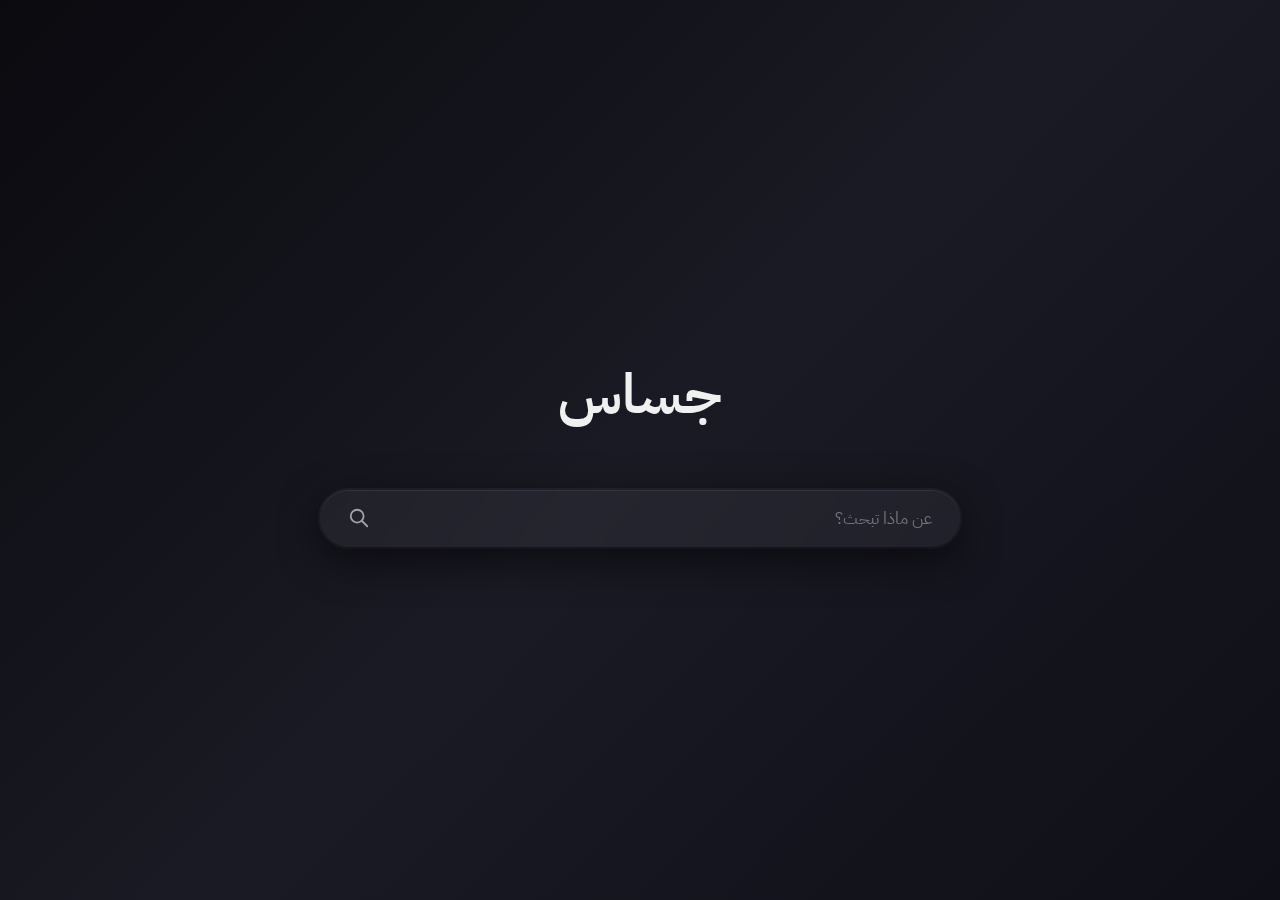
<file: static/index.html>
<!DOCTYPE html>
<html dir="rtl" lang="ar">
<head>
    <meta charset="UTF-8">
    <meta name="viewport" content="width=device-width, initial-scale=1.0">
    <title>جساس - محرك البحث</title>

    <!-- SEO -->
    <meta name="description" content="جساس - محرك بحث سريع للخدمات الحكومية السعودية">
    <meta name="keywords" content="جساس, بحث, خدمات حكومية, السعودية, محرك بحث">
    <meta name="author" content="Jassas">
    <meta name="robots" content="index, follow">

    <!-- Open Graph -->
    <meta property="og:type" content="website">
    <meta property="og:title" content="جساس - محرك البحث">
    <meta property="og:description" content="محرك بحث سريع للخدمات الحكومية السعودية">
    <meta property="og:locale" content="ar_SA">

    <!-- Twitter -->
    <meta name="twitter:card" content="summary">
    <meta name="twitter:title" content="جساس - محرك البحث">
    <meta name="twitter:description" content="محرك بحث سريع للخدمات الحكومية السعودية">

    <!-- Favicon -->
    <link rel="icon" type="image/svg+xml" href="/static/img/favicon.svg">

    <!-- IBM Plex Sans Arabic -->
    <link rel="preconnect" href="https://fonts.googleapis.com">
    <link rel="preconnect" href="https://fonts.gstatic.com" crossorigin>
    <link rel="preload" as="style" href="https://fonts.googleapis.com/css2?family=IBM+Plex+Sans+Arabic:wght@400;500;600;700&display=swap">
    <link rel="stylesheet" href="https://fonts.googleapis.com/css2?family=IBM+Plex+Sans+Arabic:wght@400;500;600;700&display=swap" media="print" onload="this.media='all'">

    <!-- Styles -->
    <link rel="stylesheet" href="/static/css/style.css">
</head>
<body>
    <main class="home">
        <div class="logo">جساس</div>

        <div class="search-wrapper">
            <form action="/search" method="GET">
                <div class="search-box">
                    <input
                        type="text"
                        name="q"
                        class="search-input"
                        placeholder="عن ماذا تبحث؟"
                        autocomplete="off"
                        autofocus
                    >
                    <button type="submit" class="search-button" aria-label="بحث">
                        <svg class="search-icon" fill="none" viewBox="0 0 24 24" stroke="currentColor">
                            <path stroke-linecap="round" stroke-linejoin="round" stroke-width="2" d="M21 21l-6-6m2-5a7 7 0 11-14 0 7 7 0 0114 0z" />
                        </svg>
                    </button>
                </div>
            </form>
        </div>
    </main>
</body>
</html>
</file>
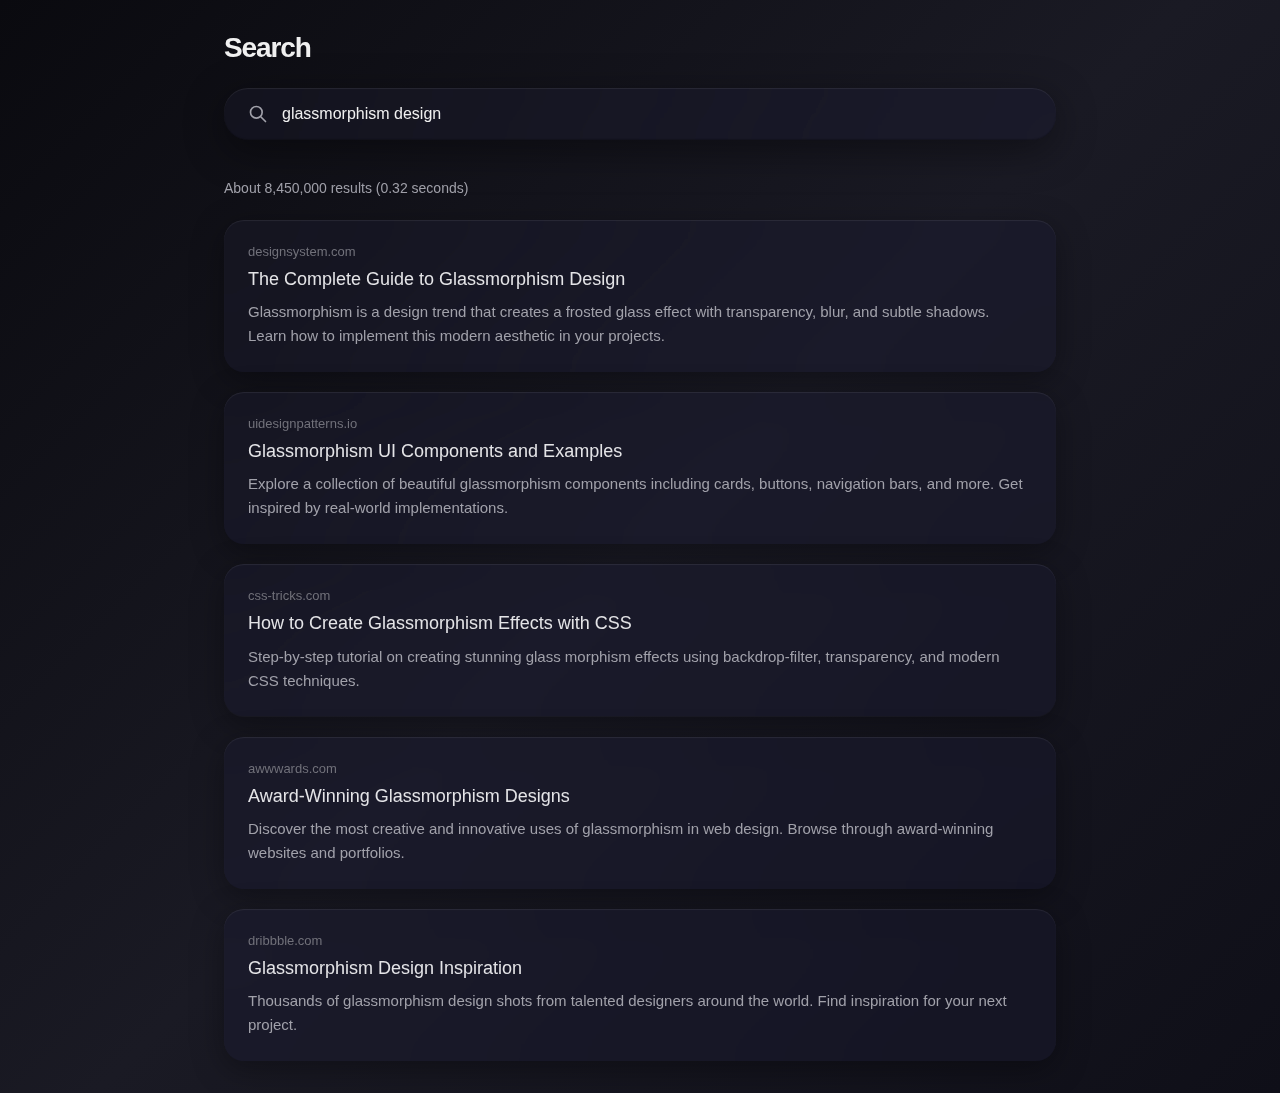
<file: design/design2.html>
<!DOCTYPE html>
<html lang="en">
<head>
  <meta charset="UTF-8">
  <meta name="viewport" content="width=device-width, initial-scale=1.0">
  <title>Search Results - Glass Cards</title>
  <style>
    * {
      margin: 0;
      padding: 0;
      box-sizing: border-box;
    }

    body {
      font-family: -apple-system, BlinkMacSystemFont, 'Segoe UI', 'Roboto', 'Oxygen', 'Ubuntu', 'Cantarell', sans-serif;
      background: linear-gradient(135deg, #0a0a0f 0%, #1a1a24 50%, #0f0f18 100%);
      min-height: 100vh;
      padding: 2rem;
      color: #f0f0f0;
    }

    .container {
      max-width: 52rem;
      margin: 0 auto;
    }

    .header {
      margin-bottom: 2.5rem;
    }

    .logo {
      font-size: 1.75rem;
      font-weight: 600;
      letter-spacing: -0.04em;
      color: #f0f0f0;
      margin-bottom: 1.5rem;
    }

    .search-box {
      width: 100%;
      background: rgba(30, 30, 40, 0.35);
      backdrop-filter: blur(24px) saturate(180%);
      border-radius: 1.5rem;
      box-shadow: 0 10px 40px rgba(0, 0, 0, 0.4), inset 0 1px 1px rgba(255, 255, 255, 0.08), inset 0 -1px 1px rgba(0, 0, 0, 0.2);
      padding: 1rem 1.5rem;
      display: flex;
      align-items: center;
      gap: 0.875rem;
      transition: all 0.3s cubic-bezier(0.4, 0, 0.2, 1);
    }

    .search-box:focus-within {
      background: rgba(40, 40, 55, 0.45);
      box-shadow: 0 14px 50px rgba(0, 0, 0, 0.5), inset 0 1px 1px rgba(255, 255, 255, 0.12), inset 0 -1px 1px rgba(0, 0, 0, 0.2), 0 0 0 1px rgba(255, 255, 255, 0.08);
      transform: translateY(-2px);
    }

    .search-icon {
      width: 1.25rem;
      height: 1.25rem;
      color: #a1a1aa;
      flex-shrink: 0;
      transition: color 0.3s ease;
    }

    .search-box:focus-within .search-icon {
      color: #d4d4d8;
    }

    .search-input {
      flex: 1;
      background: transparent;
      border: none;
      outline: none;
      font-size: 1rem;
      color: #f0f0f0;
    }

    .search-input::placeholder {
      color: #71717a;
    }

    .results-info {
      margin-bottom: 1.5rem;
      font-size: 0.875rem;
      color: #a1a1aa;
    }

    .results-list {
      display: flex;
      flex-direction: column;
      gap: 1.25rem;
    }

    .result-card {
      background: rgba(30, 30, 40, 0.35);
      backdrop-filter: blur(24px) saturate(180%);
      border-radius: 1.25rem;
      box-shadow: 0 8px 32px rgba(0, 0, 0, 0.35), inset 0 1px 1px rgba(255, 255, 255, 0.08);
      padding: 1.5rem;
      transition: all 0.3s cubic-bezier(0.4, 0, 0.2, 1);
      cursor: pointer;
    }

    .result-card:hover {
      background: rgba(40, 40, 55, 0.45);
      box-shadow: 0 12px 40px rgba(0, 0, 0, 0.45), inset 0 1px 1px rgba(255, 255, 255, 0.12);
      transform: translateY(-2px);
    }

    .result-url {
      font-size: 0.8125rem;
      color: #71717a;
      margin-bottom: 0.5rem;
    }

    .result-title {
      font-size: 1.125rem;
      font-weight: 500;
      color: #e4e4e7;
      margin-bottom: 0.5rem;
      line-height: 1.4;
    }

    .result-description {
      font-size: 0.9375rem;
      color: #a1a1aa;
      line-height: 1.6;
    }

    @media (max-width: 768px) {
      body {
        padding: 1rem;
      }

      .logo {
        font-size: 1.5rem;
      }
    }
  </style>
</head>
<body>
  <div class="container">
    <div class="header">
      <div class="logo">Search</div>
      
      <div class="search-box">
        <svg class="search-icon" fill="none" viewBox="0 0 24 24" stroke="currentColor">
          <path stroke-linecap="round" stroke-linejoin="round" stroke-width="2" d="M21 21l-6-6m2-5a7 7 0 11-14 0 7 7 0 0114 0z" />
        </svg>
        <input type="text" class="search-input" placeholder="What are you looking for?" aria-label="Search" value="glassmorphism design">
      </div>
    </div>

    <div class="results-info">About 8,450,000 results (0.32 seconds)</div>

    <div class="results-list">
      <div class="result-card">
        <div class="result-url">designsystem.com</div>
        <div class="result-title">The Complete Guide to Glassmorphism Design</div>
        <div class="result-description">Glassmorphism is a design trend that creates a frosted glass effect with transparency, blur, and subtle shadows. Learn how to implement this modern aesthetic in your projects.</div>
      </div>

      <div class="result-card">
        <div class="result-url">uidesignpatterns.io</div>
        <div class="result-title">Glassmorphism UI Components and Examples</div>
        <div class="result-description">Explore a collection of beautiful glassmorphism components including cards, buttons, navigation bars, and more. Get inspired by real-world implementations.</div>
      </div>

      <div class="result-card">
        <div class="result-url">css-tricks.com</div>
        <div class="result-title">How to Create Glassmorphism Effects with CSS</div>
        <div class="result-description">Step-by-step tutorial on creating stunning glass morphism effects using backdrop-filter, transparency, and modern CSS techniques.</div>
      </div>

      <div class="result-card">
        <div class="result-url">awwwards.com</div>
        <div class="result-title">Award-Winning Glassmorphism Designs</div>
        <div class="result-description">Discover the most creative and innovative uses of glassmorphism in web design. Browse through award-winning websites and portfolios.</div>
      </div>

      <div class="result-card">
        <div class="result-url">dribbble.com</div>
        <div class="result-title">Glassmorphism Design Inspiration</div>
        <div class="result-description">Thousands of glassmorphism design shots from talented designers around the world. Find inspiration for your next project.</div>
      </div>
    </div>
  </div>
</body>
</html>
</file>
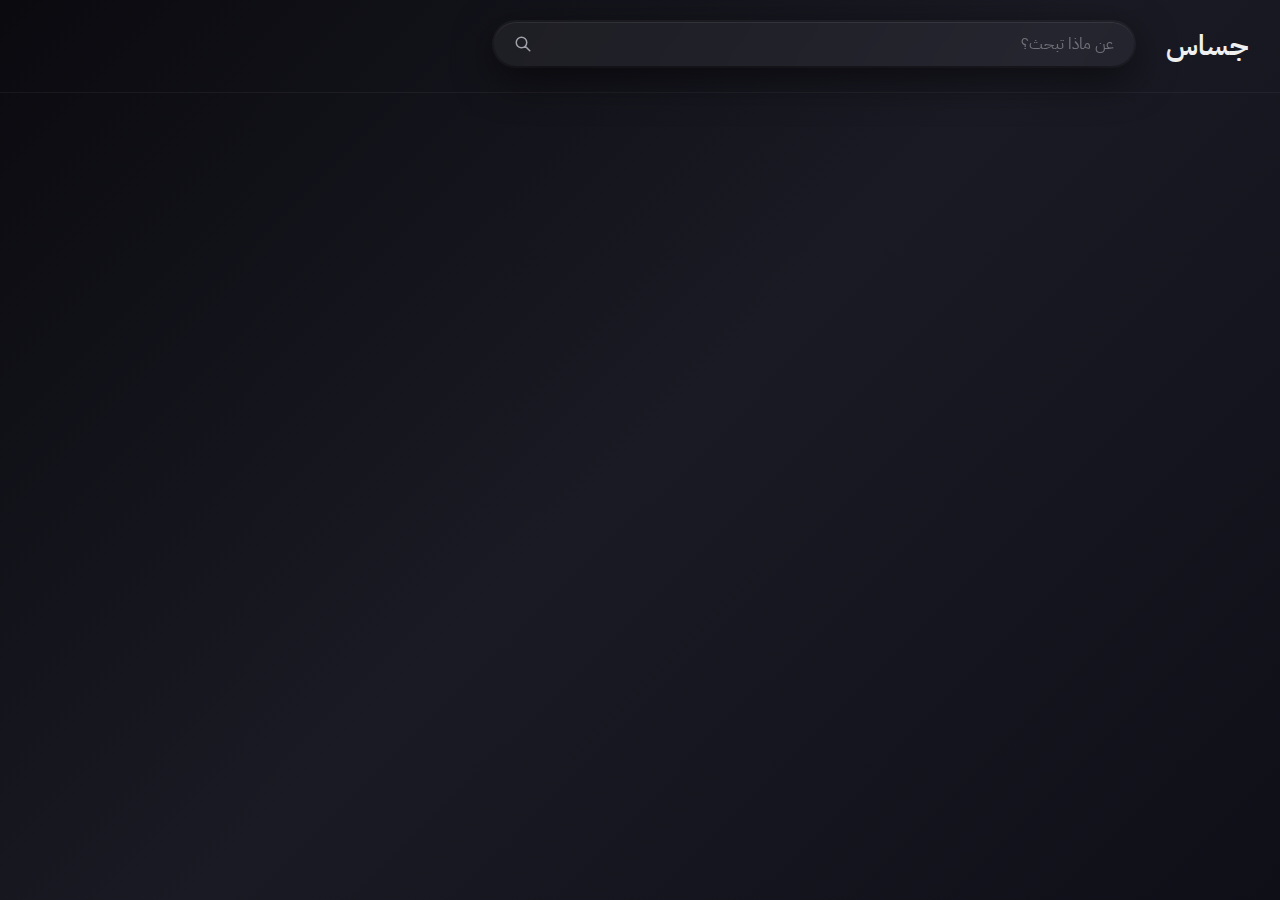
<file: static/search.html>
<!DOCTYPE html>
<html dir="rtl" lang="ar">
<head>
    <meta charset="UTF-8">
    <meta name="viewport" content="width=device-width, initial-scale=1.0">
    <title>جساس - نتائج البحث</title>

    <!-- SEO -->
    <meta name="description" content="نتائج البحث - جساس محرك بحث للخدمات الحكومية السعودية">
    <meta name="robots" content="noindex, follow">

    <!-- Open Graph -->
    <meta property="og:type" content="website">
    <meta property="og:title" content="جساس - نتائج البحث">
    <meta property="og:description" content="محرك بحث سريع للخدمات الحكومية السعودية">
    <meta property="og:locale" content="ar_SA">

    <!-- Favicon -->
    <link rel="icon" type="image/svg+xml" href="/static/img/favicon.svg">

    <!-- IBM Plex Sans Arabic -->
    <link rel="preconnect" href="https://fonts.googleapis.com">
    <link rel="preconnect" href="https://fonts.gstatic.com" crossorigin>
    <link rel="preload" as="style" href="https://fonts.googleapis.com/css2?family=IBM+Plex+Sans+Arabic:wght@400;500;600;700&display=swap">
    <link rel="stylesheet" href="https://fonts.googleapis.com/css2?family=IBM+Plex+Sans+Arabic:wght@400;500;600;700&display=swap" media="print" onload="this.media='all'">

    <!-- Styles -->
    <link rel="stylesheet" href="/static/css/style.css">
</head>
<body>
    <div class="search-page">
        <!-- Header with search bar -->
        <header class="search-header">
            <a href="/" class="header-logo">جساس</a>
            <form id="search-form" class="header-search-form">
                <div class="search-box search-box-small">
                    <input
                        type="text"
                        name="q"
                        id="search-input"
                        class="search-input"
                        placeholder="عن ماذا تبحث؟"
                        autocomplete="off"
                    >
                    <button type="submit" class="search-button" aria-label="بحث">
                        <svg class="search-icon" fill="none" viewBox="0 0 24 24" stroke="currentColor">
                            <path stroke-linecap="round" stroke-linejoin="round" stroke-width="2" d="M21 21l-6-6m2-5a7 7 0 11-14 0 7 7 0 0114 0z" />
                        </svg>
                    </button>
                </div>
            </form>
        </header>

        <!-- Results section -->
        <main class="results-section">
            <div id="results-stats" class="results-stats"></div>
            <div id="results-container"></div>
        </main>
    </div>

    <script src="/static/js/search.js"></script>
</body>
</html>
</file>
<file: static/css/style.css>
/* Jassas - Glass Design */

* {
    margin: 0;
    padding: 0;
    box-sizing: border-box;
}

body {
    font-family: 'IBM Plex Sans Arabic', -apple-system, BlinkMacSystemFont, 'Segoe UI', 'Roboto', sans-serif;
    background: linear-gradient(135deg, #0a0a0f 0%, #1a1a24 50%, #0f0f18 100%);
    min-height: 100vh;
}

body:has(.home) {
    display: flex;
    flex-direction: column;
    align-items: center;
    justify-content: center;
    padding: 2rem;
}

/* Home Page */
.home {
    width: 100%;
    display: flex;
    flex-direction: column;
    align-items: center;
    justify-content: center;
}

.logo {
    font-size: 3.5rem;
    font-weight: 600;
    letter-spacing: -0.04em;
    color: #f0f0f0;
    margin-bottom: 3.5rem;
    text-align: center;
}

.search-wrapper {
    width: 100%;
    max-width: 40rem;
}

.search-box {
    width: 100%;
    background: rgba(255, 255, 255, 0.05);
    backdrop-filter: blur(16px);
    border-radius: 3rem;
    box-shadow: 0 12px 40px rgba(0, 0, 0, 0.6), inset 0 1px 0 rgba(255, 255, 255, 0.08), 0 0 0 2px rgba(255, 255, 255, 0.05);
    padding: 1rem 1.75rem;
    display: flex;
    align-items: center;
    gap: 0.875rem;
    transform: translateY(-2px);
}

.search-button {
    background: transparent;
    border: none;
    cursor: pointer;
    padding: 0;
    display: flex;
    align-items: center;
    justify-content: center;
    transition: all 0.2s ease;
}

.search-button:hover .search-icon {
    color: #f0f0f0;
}

.search-icon {
    width: 1.375rem;
    height: 1.375rem;
    color: #a1a1aa;
    flex-shrink: 0;
    transition: color 0.2s ease;
}

.search-input {
    flex: 1;
    background: transparent;
    border: none;
    outline: none;
    font-size: 1.0625rem;
    font-family: inherit;
    color: #f0f0f0;
}

.search-input::placeholder {
    color: #71717a;
}

/* Search Page */
.search-page {
    width: 100%;
    min-height: 100vh;
}

.search-header {
    display: flex;
    align-items: center;
    gap: 2rem;
    padding: 1.5rem 2rem;
    border-bottom: 1px solid rgba(255, 255, 255, 0.05);
}

.header-logo {
    font-size: 1.75rem;
    font-weight: 600;
    color: #f0f0f0;
    text-decoration: none;
    flex-shrink: 0;
}

.header-logo:hover {
    color: #fff;
}

.header-search-form {
    flex: 1;
    max-width: 40rem;
}

.search-box-small {
    padding: 0.625rem 1.25rem;
    border-radius: 2rem;
}

.search-box-small .search-input {
    font-size: 1rem;
}

.search-box-small .search-icon {
    width: 1.125rem;
    height: 1.125rem;
}

/* Results Section */
.results-section {
    padding: 1.5rem 2rem;
    max-width: 50rem;
    margin: 0 auto;
}

.results-stats {
    color: #71717a;
    font-size: 0.875rem;
    margin-bottom: 1.5rem;
}

/* Result Card */
.result-card {
    margin-bottom: 2rem;
}

.result-url {
    color: #8ab4f8;
    font-size: 0.875rem;
    text-decoration: none;
    display: block;
    margin-bottom: 0.25rem;
    direction: ltr;
    text-align: right;
}

.result-url:hover {
    text-decoration: underline;
}

.result-title {
    font-size: 1.25rem;
    font-weight: 500;
    margin-bottom: 0.5rem;
}

.result-title a {
    color: #c4c4ff;
    text-decoration: none;
}

.result-title a:hover {
    text-decoration: underline;
}

.result-snippet {
    color: #a1a1aa;
    font-size: 0.9375rem;
    line-height: 1.6;
}

/* No Results */
.no-results {
    text-align: center;
    padding: 3rem;
    color: #71717a;
}

/* Loading */
.loading {
    text-align: center;
    padding: 3rem;
    color: #71717a;
}

.loading::after {
    content: "جاري التحميل...";
}

/* Responsive */
@media (max-width: 768px) {
    .logo {
        font-size: 2.5rem;
        margin-bottom: 2.5rem;
    }

    .search-header {
        flex-direction: column;
        gap: 1rem;
        padding: 1rem;
    }

    .header-search-form {
        width: 100%;
    }

    .results-section {
        padding: 1rem;
    }
}
</file>
